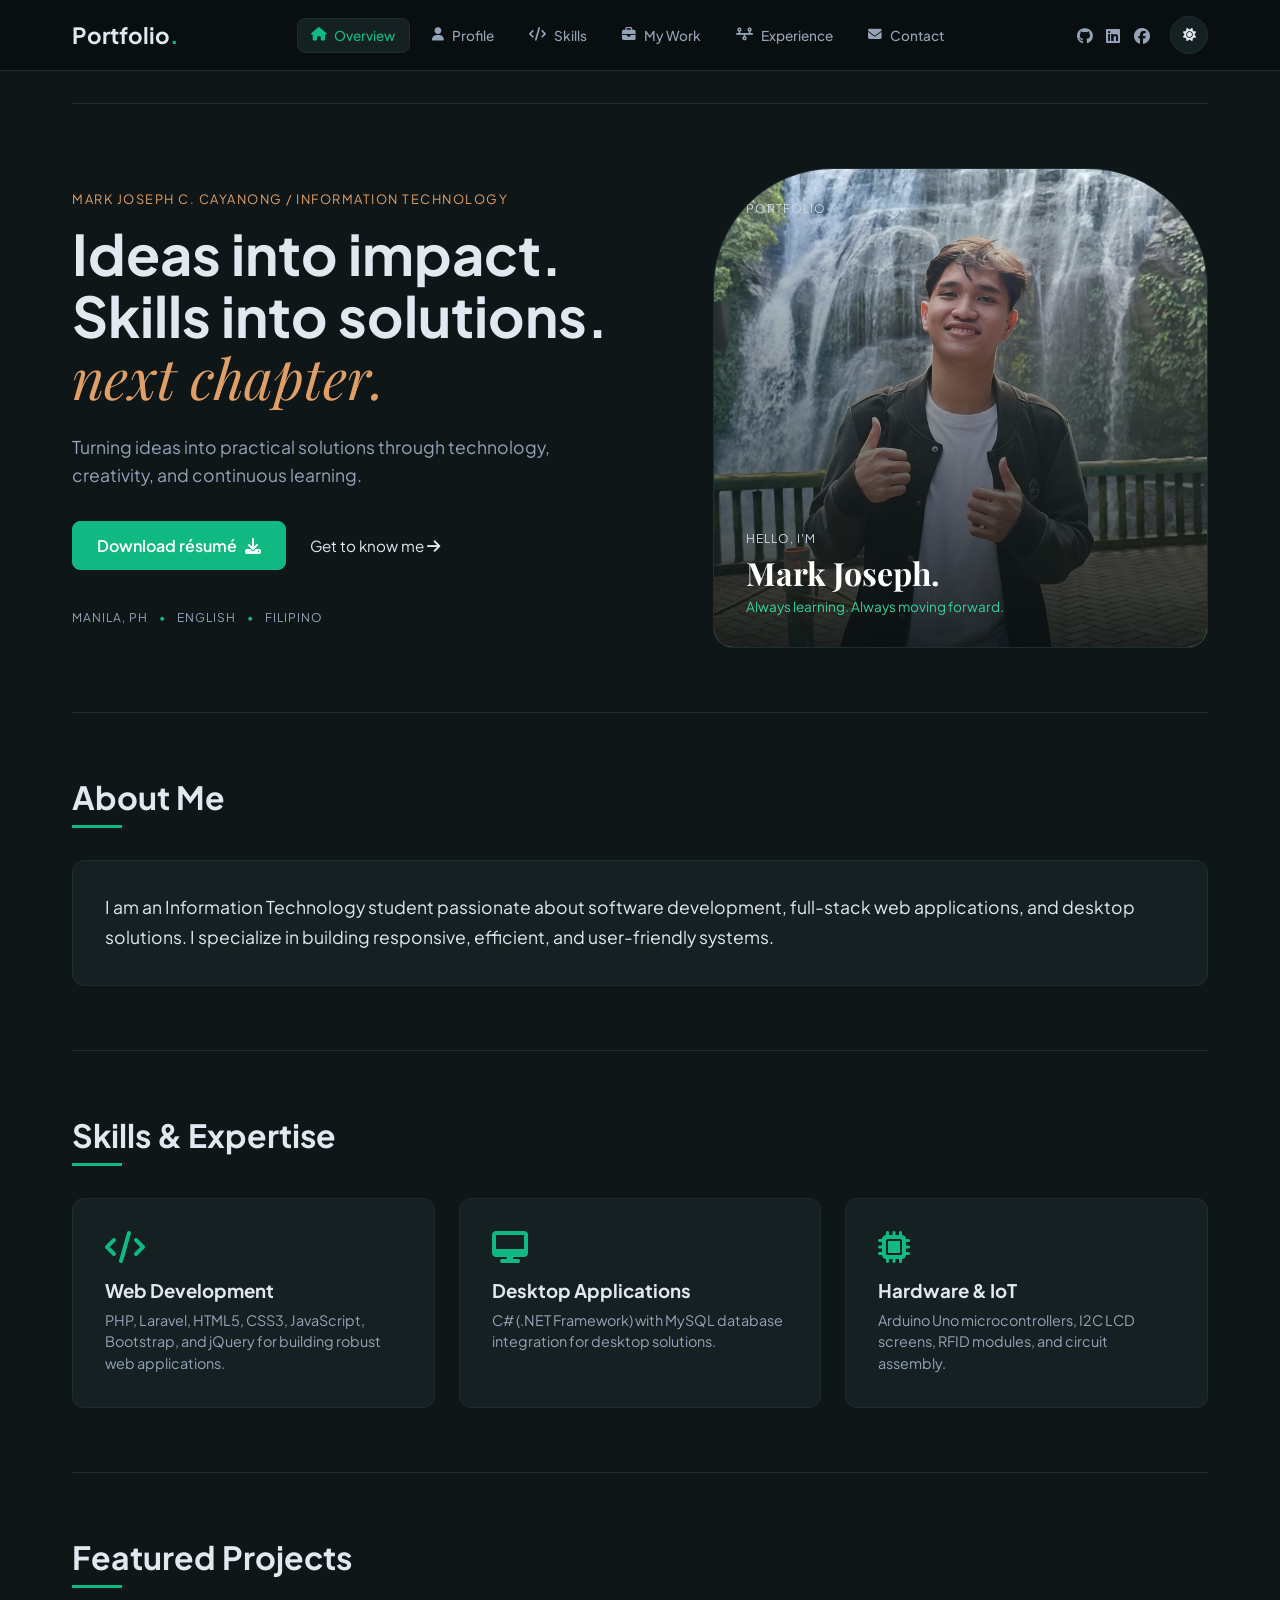
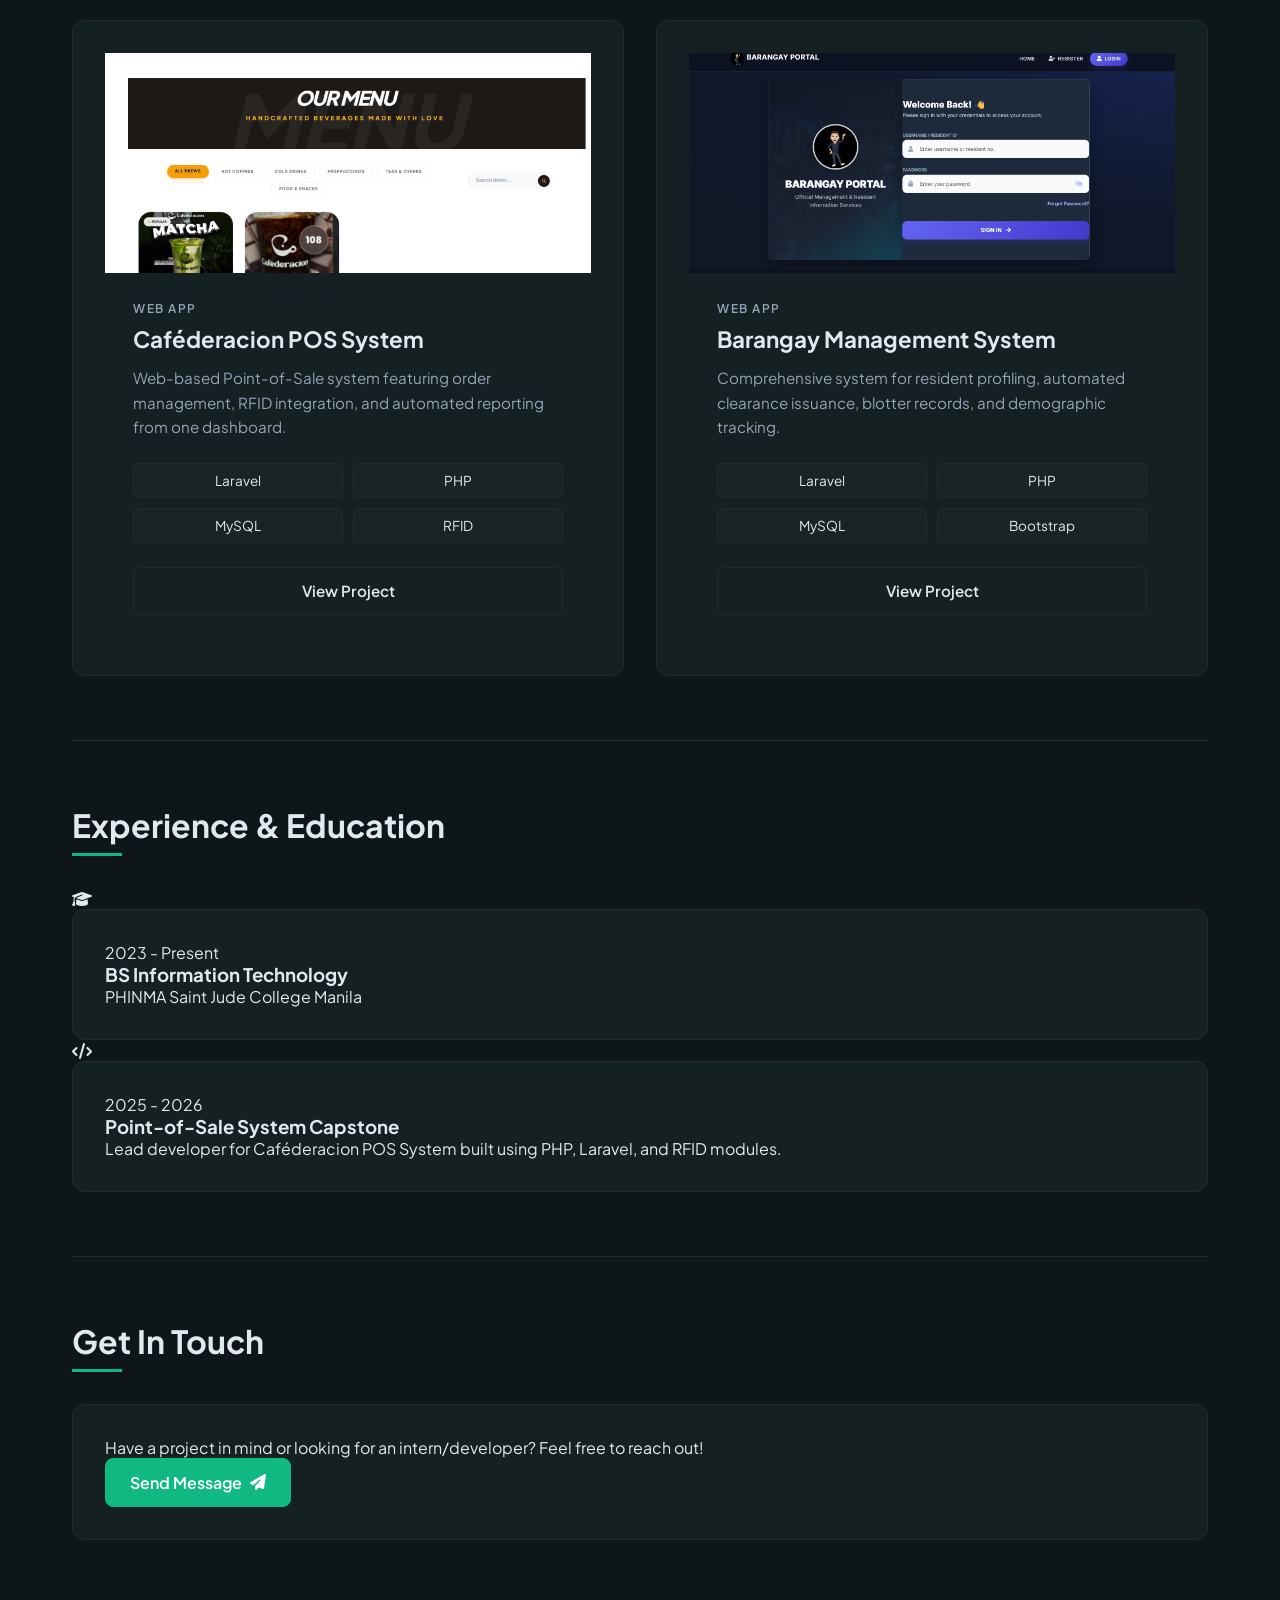
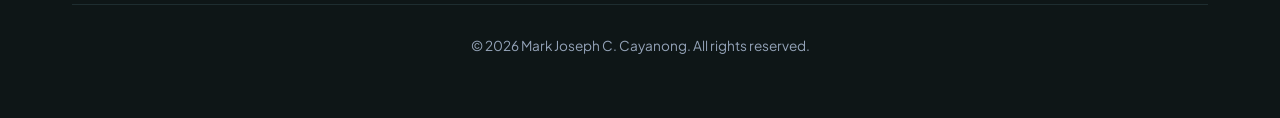
<file: resumetemplate-gh-pages/index.html>
<!DOCTYPE html>
<html lang="en">
<head>
    <meta charset="UTF-8">
    <meta name="viewport" content="width=device-width, initial-scale=1.0">
    <title>Mark Joseph C. Cayanong | Portfolio</title>
    <!-- FontAwesome Icons -->
    <link rel="stylesheet" href="https://cdnjs.cloudflare.com/ajax/libs/font-awesome/6.4.0/css/all.min.css">
    <!-- Google Fonts -->
    <link rel="preconnect" href="https://fonts.googleapis.com">
    <link rel="preconnect" href="https://fonts.gstatic.com" crossorigin>
    <link href="https://fonts.googleapis.com/css2?family=Plus+Jakarta+Sans:wght@300;400;500;600;700&family=Playfair+Display:ital,wght@0,600;1,400&display=swap" rel="stylesheet">
    
    <!-- Link sa CSS inside css folder -->
    <link rel="stylesheet" href="css/style.css">
</head>
<body>

    <!-- TOP NAVIGATION BAR -->
    <header class="navbar">
        <div class="nav-container">
            <div class="brand">
                <h2>Portfolio<span>.</span></h2>
            </div>

            <nav class="nav-menu">
                <a href="#overview" class="nav-link active"><i class="fa-solid fa-house"></i> Overview</a>
                <a href="#about" class="nav-link"><i class="fa-solid fa-user"></i> Profile</a>
                <a href="#skills" class="nav-link"><i class="fa-solid fa-code"></i> Skills</a>
                <a href="#work" class="nav-link"><i class="fa-solid fa-briefcase"></i> My Work</a>
                <a href="#timeline" class="nav-link"><i class="fa-solid fa-timeline"></i> Experience</a>
                <a href="#contact" class="nav-link"><i class="fa-solid fa-envelope"></i> Contact</a>
            </nav>

            <div class="nav-actions">
                <div class="social-links">
                    <a href="https://github.com/markcayanong27" aria-label="GitHub"><i class="fa-brands fa-github"></i></a>
                    <a href="https://profile.indeed.com/?hl=en_PH&co=PH&from=gnav-homepage" aria-label="LinkedIn"><i class="fa-brands fa-linkedin"></i></a>
                    <a href="https://www.facebook.com/markcayanong27" aria-label="facebook"><i class="fa-brands fa-facebook"></i></a>
                </div>

                <button id="theme-toggle" class="icon-toggle-btn" title="Toggle Dark/Light Mode" aria-label="Toggle Theme">
                    <i class="fa-solid fa-moon"></i>
                </button>
            </div>
        </div>
    </header>

    <!-- MAIN CONTENT AREA -->
    <main class="main-content">

        <!-- HERO / OVERVIEW SECTION -->
        <section id="overview" class="section hero-section">
            <div class="hero-left">
                <span class="subtitle">MARK JOSEPH C. CAYANONG / INFORMATION TECHNOLOGY</span>
                <h1 class="hero-title">
                    Ideas into impact.<br>
                    Skills into solutions. <br>
                    <span class="italic-accent">next chapter.</span>
                </h1>
                <p class="hero-description">
                   Turning ideas into practical solutions through technology, creativity, and continuous learning.
                </p>
                <div class="hero-actions">
                    <a href="images/RESUME-OJT.pdf" class="btn btn-primary">
                        Download résumé <i class="fa-solid fa-download"></i>
                    </a>
                    <a href="#about" class="btn-text">Get to know me <i class="fa-solid fa-arrow-right"></i></a>
                </div>
                <div class="languages">
                    <span>MANILA, PH</span>
                    <span class="dot">•</span>
                    <span>ENGLISH</span>
                    <span class="dot">•</span>
                    <span>FILIPINO</span>
                </div>
            </div>

            <div class="hero-right">
                <div class="arch-card">
                    <img src="images/Mark.jpg" alt="Mark Joseph">
                    <div class="arch-overlay">
                        <span class="card-tag">PORTFOLIO /</span>
                        <div class="card-bottom">
                            <span class="greeting">HELLO, I'M</span>
                            <h3>Mark Joseph.</h3>
                            <p>Always learning. Always moving forward.</p>
                        </div>
                    </div>
                </div>
            </div>
        </section>

        <!-- ABOUT SECTION -->
        <section id="about" class="section">
            <div class="section-title">
                <h2>About Me</h2>
                <div class="divider"></div>
            </div>
            <div class="about-grid">
                <div class="about-card">
                    <p class="lead">
                        I am an Information Technology student passionate about software development, full-stack web applications, and desktop solutions. I specialize in building responsive, efficient, and user-friendly systems.
                    </p>
                </div>
            </div>
        </section>

        <!-- SKILLS SECTION -->
        <section id="skills" class="section">
            <div class="section-title">
                <h2>Skills & Expertise</h2>
                <div class="divider"></div>
            </div>
            <div class="skills-grid">
                <div class="skill-card">
                    <i class="fa-solid fa-code icon"></i>
                    <h3>Web Development</h3>
                    <p>PHP, Laravel, HTML5, CSS3, JavaScript, Bootstrap, and jQuery for building robust web applications.</p>
                </div>
                <div class="skill-card">
                    <i class="fa-solid fa-desktop icon"></i>
                    <h3>Desktop Applications</h3>
                    <p>C# (.NET Framework) with MySQL database integration for desktop solutions.</p>
                </div>
                <div class="skill-card">
                    <i class="fa-solid fa-microchip icon"></i>
                    <h3>Hardware & IoT</h3>
                    <p>Arduino Uno microcontrollers, I2C LCD screens, RFID modules, and circuit assembly.</p>
                </div>
            </div>
        </section>

        <!-- MY WORK SECTION -->
       <section id="work" class="section">
    <div class="section-title">
        <h2>Featured Projects</h2>
        <div class="divider"></div>
    </div>
    
    <div class="work-grid">
        <!-- Project 1: POS System -->
        <div class="work-card">
            <div class="work-img">
                <img src="images/POScafe.png" alt="Caféderacion POS System">
            </div>
            <div class="work-info">
                <span class="sub-label">WEB APP</span>
                <h3>Caféderacion POS System</h3>
                <p>Web-based Point-of-Sale system featuring order management, RFID integration, and automated reporting from one dashboard.</p>
                
                <div class="tech-tags">
                    <span>Laravel</span>
                    <span>PHP</span>
                    <span>MySQL</span>
                    <span>RFID</span>
                </div>
                <a href="POS.html" class="btn-view-project">
                    View Project
                </a>
            </div>
        </div>

        <!-- Project 2: Barangay System -->
        <div class="work-card">
            <div class="work-img">
                <img src="images/barangay/barangay4.png" alt="Barangay Management System">
            </div>
            <div class="work-info">
                <span class="sub-label">WEB APP</span>
                <h3>Barangay Management System</h3>
                <p>Comprehensive system for resident profiling, automated clearance issuance, blotter records, and demographic tracking.</p>
                
                <div class="tech-tags">
                    <span>Laravel</span>
                    <span>PHP</span>
                    <span>MySQL</span>
                    <span>Bootstrap</span>
                </div>
                <a href="barangay.html" class="btn-view-project">
                    View Project
                </a>
            </div>
        </div>
    </div>
</section>

        <!-- TIMELINE SECTION -->
        <section id="timeline" class="section">
            <div class="section-title">
                <h2>Experience & Education</h2>
                <div class="divider"></div>
            </div>
            <div class="timeline">
                <div class="timeline-item">
                    <div class="timeline-dot"><i class="fa-solid fa-graduation-cap"></i></div>
                    <div class="timeline-content">
                        <span class="date">2023 - Present</span>
                        <h3>BS Information Technology</h3>
                        <p>PHINMA Saint Jude College Manila</p>
                    </div>
                </div>
                <div class="timeline-item">
                    <div class="timeline-dot"><i class="fa-solid fa-code"></i></div>
                    <div class="timeline-content">
                        <span class="date">2025 - 2026</span>
                        <h3>Point-of-Sale System Capstone</h3>
                        <p>Lead developer for Caféderacion POS System built using PHP, Laravel, and RFID modules.</p>
                    </div>
                </div>
            </div>
        </section>

        <!-- CONTACT SECTION -->
        <section id="contact" class="section">
            <div class="section-title">
                <h2>Get In Touch</h2>
                <div class="divider"></div>
            </div>
            <div class="contact-box">
                <p>Have a project in mind or looking for an intern/developer? Feel free to reach out!</p>
                <a href="mailto:markcayanong0906@gmail.com" class="btn btn-primary">Send Message <i class="fa-solid fa-paper-plane"></i></a>
            </div>
        </section>

        <!-- FOOTER -->
        <footer class="footer">
            <p>&copy; 2026 Mark Joseph C. Cayanong. All rights reserved.</p>
        </footer>

    </main>

    <!-- Link sa JS inside js folder -->
    <script src="js/scripts.js"></script>
</body>
</html>
</file>
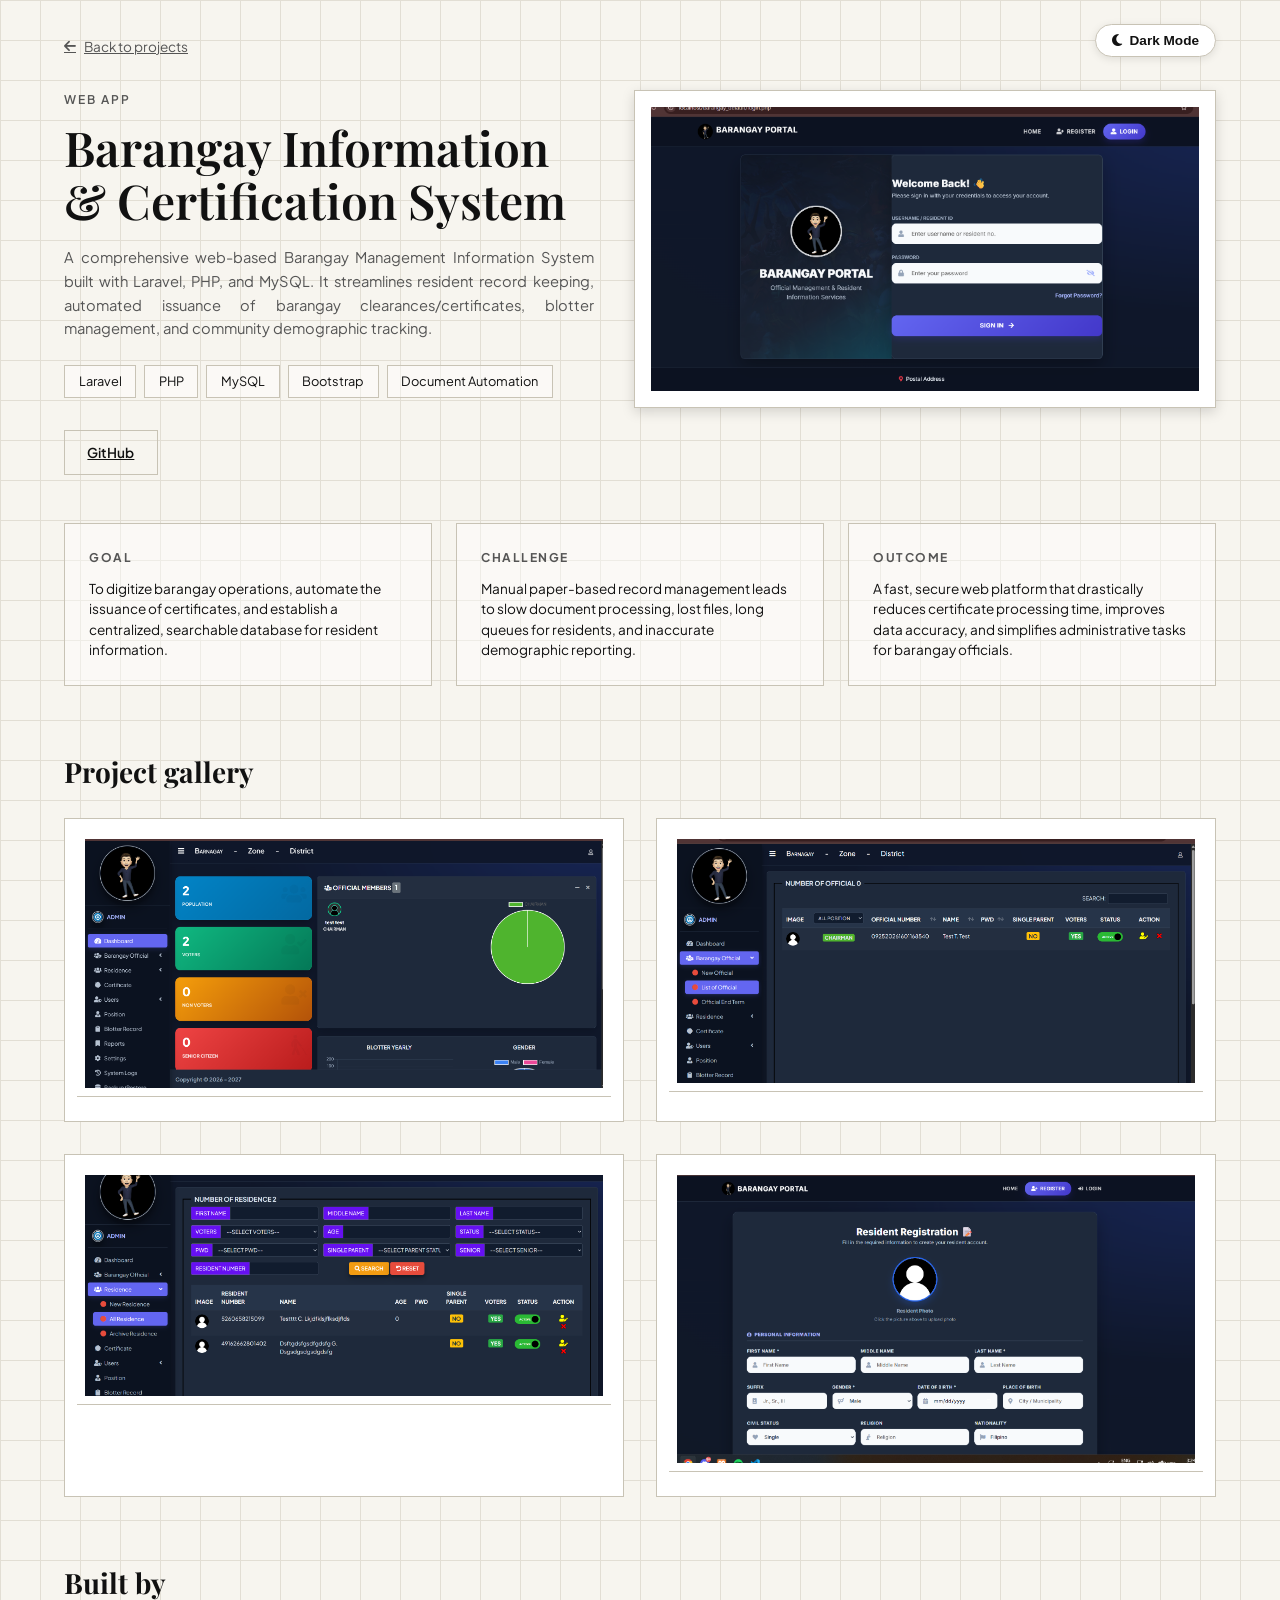
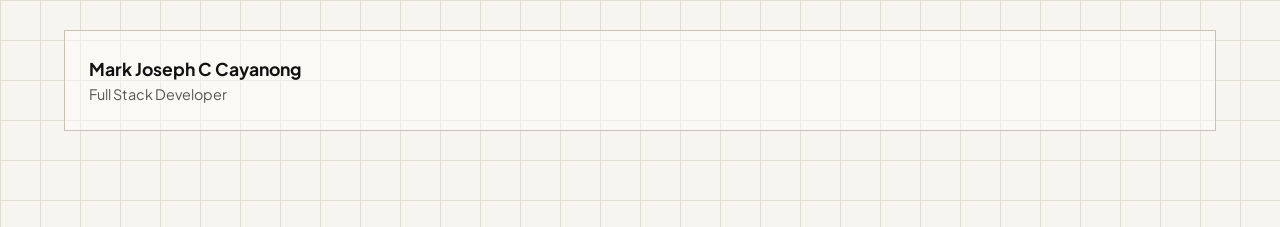
<file: resumetemplate-gh-pages/barangay.html>
<!DOCTYPE html>
<html lang="en">
<head>
    <meta charset="UTF-8">
    <meta name="viewport" content="width=device-width, initial-scale=1.0">
    <title>Barangay Management Information System - Project Details</title>

    <!-- Fonts -->
    <link rel="preconnect" href="https://fonts.googleapis.com">
    <link rel="preconnect" href="https://fonts.gstatic.com" crossorigin>
    <link href="https://fonts.googleapis.com/css2?family=Playfair+Display:ital,wght@0,400..700;1,400..700&family=Plus+Jakarta+Sans:wght@300;400;500;600;700&display=swap" rel="stylesheet">
    
    <!-- FontAwesome Icons -->
    <link rel="stylesheet" href="https://cdnjs.cloudflare.com/ajax/libs/font-awesome/6.4.0/css/all.min.css">
    
    <!-- 1. Global CSS (Shared Variables, Body, Footer) -->
    <link rel="stylesheet" href="css/global.css">

    <!-- 2. Page Specific CSS -->
    <link rel="stylesheet" href="css/pos.css">
</head>

<!-- Toggle Button -->
<button id="themeToggleBtn" class="theme-toggle-btn">
    <i class="fa-solid fa-moon"></i>
    <span id="themeToggleText">Dark Mode</span>
</button>

<!-- JavaScript Script para sa Mode Switcher at Preference Storage -->
<script>
    const toggleBtn = document.getElementById('themeToggleBtn');
    const toggleText = document.getElementById('themeToggleText');
    const icon = toggleBtn.querySelector('i');

    // Suriin kung may nakasave na preference sa localStorage
    if (localStorage.getItem('theme') === 'dark') {
        document.body.classList.add('dark-mode');
        icon.className = 'fa-solid fa-sun';
        toggleText.textContent = 'Light Mode';
    }

    toggleBtn.addEventListener('click', () => {
        document.body.classList.toggle('dark-mode');
        
        if (document.body.classList.contains('dark-mode')) {
            localStorage.setItem('theme', 'dark');
            icon.className = 'fa-solid fa-sun';
            toggleText.textContent = 'Light Mode';
        } else {
            localStorage.setItem('theme', 'light');
            icon.className = 'fa-solid fa-moon';
            toggleText.textContent = 'Dark Mode';
        }
    });
</script>
<body>
    
    <div class="container">
        <!-- Back Link -->
        <a href="index.html#work" class="back-link">
            <i class="fa-solid fa-arrow-left"></i> Back to projects
        </a>

        <!-- Hero Section -->
        <section class="project-hero">
            <div class="hero-left">
                <span class="category-tag">WEB APP</span>
                <h1 class="project-title">Barangay Information & Certification System</h1>
                <p class="project-description">
                    A comprehensive web-based Barangay Management Information System built with Laravel, PHP, and MySQL. It streamlines resident record keeping, automated issuance of barangay clearances/certificates, blotter management, and community demographic tracking.
                </p>

                <!-- Tech Badges -->
                <div class="tech-tags-list">
                    <span class="tech-tag">Laravel</span>
                    <span class="tech-tag">PHP</span>
                    <span class="tech-tag">MySQL</span>
                    <span class="tech-tag">Bootstrap</span>
                    <span class="tech-tag">Document Automation</span>
                </div>

                <!-- Buttons -->
                <div class="action-btns">
                    <a href="https://github.com/markcayanong27" class="btn-outline">GitHub</a>
                </div>
            </div>

            <!-- Main Project Screenshot -->
            <div class="hero-right">
                <div class="main-preview-card">
                    <img src="images/barangay/barangay4.png" alt="Barangay System Main Dashboard Preview">
                </div>
            </div>
        </section>

        <!-- Goal / Challenge / Outcome -->
        <section class="metrics-grid">
            <div class="metric-card">
                <h4>GOAL</h4>
                <p>To digitize barangay operations, automate the issuance of certificates, and establish a centralized, searchable database for resident information.</p>
            </div>
            <div class="metric-card">
                <h4>CHALLENGE</h4>
                <p>Manual paper-based record management leads to slow document processing, lost files, long queues for residents, and inaccurate demographic reporting.</p>
            </div>
            <div class="metric-card">
                <h4>OUTCOME</h4>
                <p>A fast, secure web platform that drastically reduces certificate processing time, improves data accuracy, and simplifies administrative tasks for barangay officials.</p>
            </div>
        </section>

        <!-- Project Gallery -->
        <section class="gallery-section">
            <h2 class="section-heading">Project gallery</h2>
            <div class="gallery-grid">
                <!-- Card 1 -->
                <div class="gallery-card">
                    <img src="images/barangay/barangay1.png" alt="Resident Profiling Module">
                </div>
                <!-- Card 2 -->
                <div class="gallery-card">
                    <img src="images/barangay/barangay2.png" alt="Certificate Issuance System">
                </div>
                <!-- Card 3 -->
                <div class="gallery-card">
                    <img src="images/barangay/barangay3.png" alt="Blotter and Incident Records">
                </div>
                <!-- Card 4 -->
                <div class="gallery-card">
                    <img src="images/barangay/barangay5.png" alt="Demographics and Analytics">
                </div>
            </div>
        </section>

        <!-- Built By -->
        <section class="built-by-section">
            <h2 class="section-heading">Built by</h2>
            <div class="built-by-card">
                <h3>Mark Joseph C Cayanong</h3>
                <p>Full Stack Developer</p>
            </div>
        </section>
    </div>

</body>
</html>
</file>
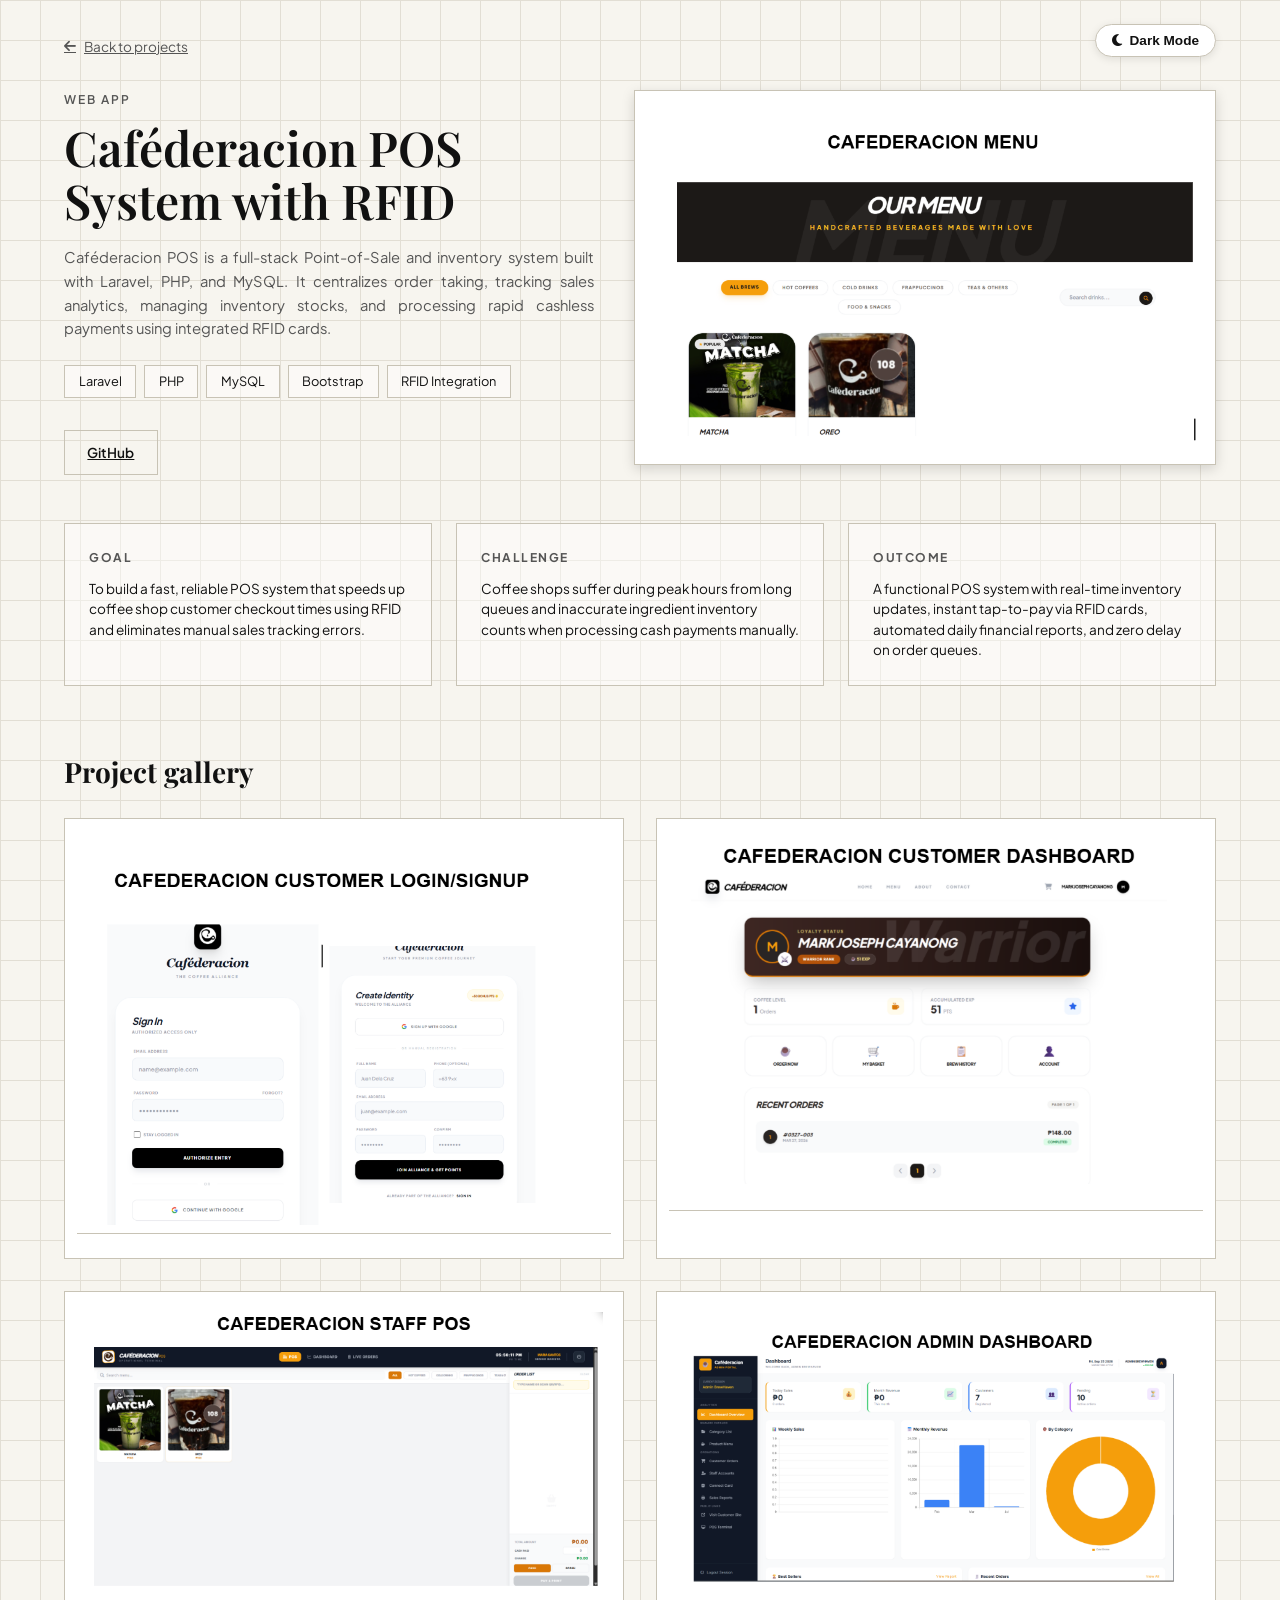
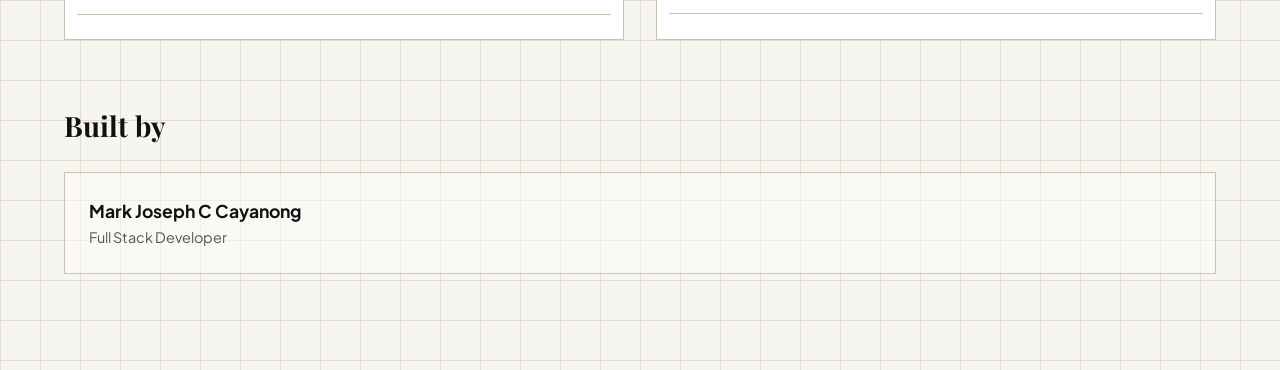
<file: resumetemplate-gh-pages/POS.html>
<!DOCTYPE html>
<html lang="en">
<head>
    <meta charset="UTF-8">
    <meta name="viewport" content="width=device-width, initial-scale=1.0">
    <title>Caféderacion POS System - Project Details</title>

    <!-- Fonts -->
    <link rel="preconnect" href="https://fonts.googleapis.com">
    <link rel="preconnect" href="https://fonts.gstatic.com" crossorigin>
    <link href="https://fonts.googleapis.com/css2?family=Playfair+Display:ital,wght@0,400..700;1,400..700&family=Plus+Jakarta+Sans:wght@300;400;500;600;700&display=swap" rel="stylesheet">
    
    <!-- FontAwesome Icons -->
    <link rel="stylesheet" href="https://cdnjs.cloudflare.com/ajax/libs/font-awesome/6.4.0/css/all.min.css">
    
    <!-- 1. Global CSS (Shared Variables, Body, Footer) -->
    <link rel="stylesheet" href="css/global.css">

    <!-- 2. POS Page Specific CSS -->
    <link rel="stylesheet" href="css/pos.css">
</head>

<!-- Toggle Button -->
<button id="themeToggleBtn" class="theme-toggle-btn">
    <i class="fa-solid fa-moon"></i>
    <span id="themeToggleText">Dark Mode</span>
</button>

<!-- JavaScript Script para sa Mode Switcher at Preference Storage -->
<script>
    const toggleBtn = document.getElementById('themeToggleBtn');
    const toggleText = document.getElementById('themeToggleText');
    const icon = toggleBtn.querySelector('i');

    // Suriin kung may nakasave na preference sa localStorage
    if (localStorage.getItem('theme') === 'dark') {
        document.body.classList.add('dark-mode');
        icon.className = 'fa-solid fa-sun';
        toggleText.textContent = 'Light Mode';
    }

    toggleBtn.addEventListener('click', () => {
        document.body.classList.toggle('dark-mode');
        
        if (document.body.classList.contains('dark-mode')) {
            localStorage.setItem('theme', 'dark');
            icon.className = 'fa-solid fa-sun';
            toggleText.textContent = 'Light Mode';
        } else {
            localStorage.setItem('theme', 'light');
            icon.className = 'fa-solid fa-moon';
            toggleText.textContent = 'Dark Mode';
        }
    });
</script>
<body>
    
    <div class="container">
        <!-- Back Link -->
        <a href="index.html#work" class="back-link">
            <i class="fa-solid fa-arrow-left"></i> Back to projects
        </a>

        <!-- Hero Section -->
        <section class="project-hero">
            <div class="hero-left">
                <span class="category-tag">WEB APP</span>
                <h1 class="project-title">Caféderacion POS System with RFID</h1>
                <p class="project-description">
                    Caféderacion POS is a full-stack Point-of-Sale and inventory system built with Laravel, PHP, and MySQL. It centralizes order taking, tracking sales analytics, managing inventory stocks, and processing rapid cashless payments using integrated RFID cards.
                </p>

                <!-- Tech Badges -->
                <div class="tech-tags-list">
                    <span class="tech-tag">Laravel</span>
                    <span class="tech-tag">PHP</span>
                    <span class="tech-tag">MySQL</span>
                    <span class="tech-tag">Bootstrap</span>
                    <span class="tech-tag">RFID Integration</span>
                </div>

                <!-- Buttons -->
                <div class="action-btns">
                    <a href="https://github.com/markcayanong27" class="btn-outline">GitHub</a>
                </div>
            </div>

            <!-- Main Project Screenshot -->
            <div class="hero-right">
                <div class="main-preview-card">
                    <img src="images/POScafe.png" alt="Cafederacion Main Dashboard Preview">
                </div>
            </div>
        </section>

        <!-- Goal / Challenge / Outcome -->
        <section class="metrics-grid">
            <div class="metric-card">
                <h4>GOAL</h4>
                <p>To build a fast, reliable POS system that speeds up coffee shop customer checkout times using RFID and eliminates manual sales tracking errors.</p>
            </div>
            <div class="metric-card">
                <h4>CHALLENGE</h4>
                <p>Coffee shops suffer during peak hours from long queues and inaccurate ingredient inventory counts when processing cash payments manually.</p>
            </div>
            <div class="metric-card">
                <h4>OUTCOME</h4>
                <p>A functional POS system with real-time inventory updates, instant tap-to-pay via RFID cards, automated daily financial reports, and zero delay on order queues.</p>
            </div>
        </section>

        <!-- Project Gallery -->
        <section class="gallery-section" >
            <h2 class="section-heading">Project gallery</h2>
            <div class="gallery-grid">
                <!-- Card 1 -->
                <div class="gallery-card">
                    <img src="images/POScafe1.png" alt="Order Terminal">
                </div>
                <!-- Card 2 -->
                <div class="gallery-card">
                    <img src="images/POScafe2.png" alt="Analytics Dashboard">
                </div>
                <!-- Card 3 -->
                <div class="gallery-card">
                    <img src="images/POScafe3.png" alt="Inventory Tracker">
                </div>
                <!-- Card 4 -->
                <div class="gallery-card">
                    <img src="images/POScafe4.png" alt="RFID Scanner">
                </div>
                </div>
            </div>
        </section>

        <!-- Built By -->
        <section class="built-by-section">
            <h2 class="section-heading">Built by</h2>
            <div class="built-by-card">
                <h3>Mark Joseph C Cayanong</h3>
                <p>Full Stack Developer</p>
            </div>
        </section>
    </div>

</body>
</html>
</file>
<file: resumetemplate-gh-pages/css/style.css>
/* ==========================================================================
   RESET & GENERAL STYLES
   ========================================================================== */
* {
    margin: 0;
    padding: 0;
    box-sizing: border-box;
}

/* LIGHT MODE DEFAULT VARIABLES */
:root {
    --bg-main: #f8fafc;
    --bg-navbar: #ffffff;
    --bg-card: #ffffff;
    --accent-emerald: #059669;
    --accent-copper: #d97706;
    --text-primary: #0f172a;
    --text-muted: #64748b;
    --border-color: #e2e8f0;
    --font-main: 'Plus Jakarta Sans', sans-serif;
    --font-serif: 'Playfair Display', serif;
}

/* DARK MODE OVERRIDES */
body.dark-mode {
    --bg-main: #0e1617;
    --bg-navbar: #090f10;
    --bg-card: #152022;
    --accent-emerald: #10b981;
    --accent-copper: #e09f67;
    --text-primary: #e2e8f0;
    --text-muted: #94a3b8;
    --border-color: #1e2d30;
}

body {
    background-color: var(--bg-main);
    color: var(--text-primary);
    font-family: var(--font-main);
    min-height: 100vh;
    transition: background-color 0.3s ease, color 0.3s ease;
}

/* ==========================================================================
   TOP NAVIGATION BAR STYLING
   ========================================================================== */
.navbar {
    position: sticky;
    top: 0;
    width: 100%;
    background-color: var(--bg-navbar);
    border-bottom: 1px solid var(--border-color);
    z-index: 1000;
    backdrop-filter: blur(10px);
    transition: background-color 0.3s ease, border-color 0.3s ease;
}

.nav-container {
    max-width: 1200px;
    margin: 0 auto;
    padding: 1rem 2rem;
    display: flex;
    align-items: center;
    justify-content: space-between;
}

.brand h2 {
    font-size: 1.4rem;
    color: var(--text-primary);
    font-weight: 700;
}

.brand span {
    color: var(--accent-emerald);
}

.nav-menu {
    display: flex;
    align-items: center;
    gap: 0.5rem;
}

.nav-link {
    color: var(--text-muted);
    text-decoration: none;
    padding: 0.5rem 0.85rem;
    border-radius: 8px;
    display: flex;
    align-items: center;
    gap: 0.5rem;
    font-size: 0.85rem;
    font-weight: 500;
    transition: all 0.3s ease;
}

.nav-link:hover, 
.nav-link.active {
    background-color: var(--bg-card);
    color: var(--accent-emerald);
    border: 1px solid var(--border-color);
}

.nav-actions {
    display: flex;
    align-items: center;
    gap: 1.25rem;
}

.social-links {
    display: flex;
    align-items: center;
    gap: 0.85rem;
}

.social-links a {
    color: var(--text-muted);
    font-size: 1rem;
    transition: color 0.3s ease;
}

.social-links a:hover {
    color: var(--accent-emerald);
}

.icon-toggle-btn {
    background: var(--bg-card);
    border: 1px solid var(--border-color);
    border-radius: 50%;
    width: 38px;
    height: 38px;
    color: var(--text-primary);
    cursor: pointer;
    display: flex;
    align-items: center;
    justify-content: center;
    transition: background-color 0.3s ease, border-color 0.3s ease, color 0.3s ease;
}

.icon-toggle-btn:hover {
    border-color: var(--accent-emerald);
    color: var(--accent-emerald);
}

/* ==========================================================================
   MAIN CONTENT AREA
   ========================================================================== */
.main-content {
    max-width: 1200px;
    margin: 0 auto;
    padding: 2rem;
}

/* HERO SECTION */
.hero-section {
    display: grid;
    grid-template-columns: 1.2fr 1fr;
    gap: 3rem;
    align-items: center;
    padding: 3rem 0;
}

.subtitle {
    font-size: 0.8rem;
    letter-spacing: 1.5px;
    color: var(--accent-copper);
    display: block;
    margin-bottom: 1rem;
}

.hero-title {
    font-size: 3.5rem;
    line-height: 1.1;
    font-weight: 700;
    margin-bottom: 1.5rem;
}

.italic-accent {
    font-family: var(--font-serif);
    font-style: italic;
    color: var(--accent-copper);
    font-weight: 400;
}

.hero-description {
    color: var(--text-muted);
    font-size: 1.1rem;
    line-height: 1.6;
    margin-bottom: 2rem;
    max-width: 500px;
}

.hero-actions {
    display: flex;
    align-items: center;
    gap: 1.5rem;
    margin-bottom: 2.5rem;
}

.btn {
    padding: 0.8rem 1.5rem;
    border-radius: 8px;
    text-decoration: none;
    font-weight: 600;
    display: inline-flex;
    align-items: center;
    gap: 0.5rem;
    transition: 0.3s;
}

.btn-primary {
    background-color: var(--accent-emerald);
    color: #ffffff;
    border: 1px solid var(--accent-emerald);
}

.btn-primary:hover {
    opacity: 0.9;
}

.btn-text {
    color: var(--text-primary);
    text-decoration: none;
    font-size: 0.95rem;
}

.btn-text:hover {
    color: var(--accent-emerald);
}

.languages {
    font-size: 0.75rem;
    color: var(--text-muted);
    letter-spacing: 1px;
}

.languages .dot {
    margin: 0 0.5rem;
    color: var(--accent-emerald);
}

/* ARCH CARD */
.arch-card {
    position: relative;
    border-radius: 120px 120px 20px 20px;
    overflow: hidden;
    height: 480px;
    border: 1px solid var(--border-color);
}

.arch-card img {
    width: 100%;
    height: 100%;
    object-fit: cover;
}

.arch-overlay {
    position: absolute;
    top: 0;
    left: 0;
    width: 100%;
    height: 100%;
    background: linear-gradient(to top, rgba(9, 15, 16, 0.9), transparent);
    padding: 2rem;
    display: flex;
    flex-direction: column;
    justify-content: space-between;
    color: #ffffff;
}

.card-tag {
    font-size: 0.75rem;
    letter-spacing: 1px;
    color: #cbd5e1;
}

.card-bottom .greeting {
    font-size: 0.75rem;
    color: #cbd5e1;
    letter-spacing: 1px;
}

.card-bottom h3 {
    font-family: var(--font-serif);
    font-size: 2rem;
    margin: 0.25rem 0;
    color: #ffffff;
}

.card-bottom p {
    font-size: 0.85rem;
    color: #34d399;
}

/* ==========================================================================
   GENERAL SECTIONS & CARDS
   ========================================================================== */
.section {
    padding: 4rem 0;
    border-top: 1px solid var(--border-color);
}

.section-title {
    margin-bottom: 2rem;
}

.section-title h2 {
    font-size: 2rem;
    margin-bottom: 0.5rem;
}

.divider {
    width: 50px;
    height: 3px;
    background-color: var(--accent-emerald);
}

.about-card, 
.skill-card, 
.work-card, 
.contact-box, 
.timeline-content {
    background-color: var(--bg-card);
    padding: 2rem;
    border-radius: 12px;
    border: 1px solid var(--border-color);
    transition: background-color 0.3s ease, border-color 0.3s ease;
}

.lead {
    font-size: 1.1rem;
    line-height: 1.7;
    color: var(--text-primary);
}

/* SKILLS GRID */
.skills-grid {
    display: grid;
    grid-template-columns: repeat(auto-fit, minmax(250px, 1fr));
    gap: 1.5rem;
}

.skill-card .icon {
    font-size: 2rem;
    color: var(--accent-emerald);
    margin-bottom: 1rem;
}

.skill-card h3 {
    margin-bottom: 0.5rem;
}

.skill-card p {
    color: var(--text-muted);
    font-size: 0.9rem;
    line-height: 1.5;
}

/* WORK / PROJECTS GRID */
.work-grid {
    display: grid;
    grid-template-columns: repeat(auto-fit, minmax(320px, 1fr));
    gap: 2rem;
}

.work-card {
    background-color: var(--bg-card);
    border: 1px solid var(--border-color);
    border-radius: 12px;
    overflow: hidden;
    display: flex;
    flex-direction: column;
    transition: transform 0.3s ease, border-color 0.3s ease, box-shadow 0.3s ease;
}

.work-card:hover {
    transform: translateY(-4px);
    border-color: var(--accent-emerald);
    box-shadow: 0 10px 20px rgba(0, 0, 0, 0.15);
}

.work-img {
    width: 100%;
    height: 220px;
    overflow: hidden;
}

.work-img img {
    width: 100%;
    height: 100%;
    object-fit: cover;
    transition: transform 0.5s ease;
}

.work-card:hover .work-img img {
    transform: scale(1.03);
}

.work-info {
    padding: 1.75rem;
    display: flex;
    flex-direction: column;
    flex-grow: 1;
}

.work-info .sub-label {
    font-size: 0.75rem;
    font-weight: 600;
    letter-spacing: 1.5px;
    text-transform: uppercase;
    color: var(--text-muted);
    margin-bottom: 0.6rem;
    display: block;
}

.work-info h3 {
    font-size: 1.4rem;
    font-weight: 700;
    color: var(--text-primary);
    margin-bottom: 0.75rem;
    line-height: 1.3;
}

.work-info p {
    color: var(--text-muted);
    font-size: 0.95rem;
    line-height: 1.6;
    margin-bottom: 1.5rem;
    flex-grow: 1;
}

/* TECH STACK BADGES */
.tech-tags {
    display: grid;
    grid-template-columns: 1fr 1fr;
    gap: 0.6rem;
    margin-bottom: 1.5rem;
}

.tech-tags span {
    border: 1px solid var(--border-color);
    color: var(--text-primary);
    padding: 0.5rem 0.75rem;
    border-radius: 6px;
    font-size: 0.85rem;
    text-align: center;
    background-color: rgba(255, 255, 255, 0.02);
    transition: border-color 0.3s ease;
}

.btn-view-project {
    display: block;
    width: 100%;
    text-align: center;
    padding: 0.85rem;
    border: 1px solid var(--border-color);
    border-radius: 8px;
    background-color: transparent;
    color: var(--text-primary);
    font-size: 0.95rem;
    font-weight: 600;
    text-decoration: none;
    transition: all 0.3s ease;
    cursor: pointer;
}

.btn-view-project:hover {
    background-color: var(--accent-emerald);
    color: #ffffff;
    border-color: var(--accent-emerald);
}

/* FOOTER */
.footer {
    padding: 2rem 0;
    text-align: center;
    color: var(--text-muted);
    font-size: 0.85rem;
    border-top: 1px solid var(--border-color);
}

/* ==========================================================================
   RESPONSIVE DESIGN
   ========================================================================== */
@media (max-width: 992px) {
    .nav-container {
        flex-direction: column;
        gap: 1rem;
    }

    .nav-menu {
        flex-wrap: wrap;
        justify-content: center;
    }

    .hero-section {
        grid-template-columns: 1fr;
    }

    .hero-title {
        font-size: 2.5rem;
    }
}

@media (max-width: 576px) {
    .main-content {
        padding: 1.5rem 1rem;
    }

    .hero-actions {
        flex-direction: column;
        align-items: flex-start;
    }

    .arch-card {
        height: 380px;
    }
}
</file>
<file: resumetemplate-gh-pages/css/global.css>
/* ==========================================
   THEME VARIABLES & RESET
   ========================================== */
* {
    margin: 0;
    padding: 0;
    box-sizing: border-box;
}

/* Light Mode Default */
:root {
    --bg-color: #f7f5ef;
    --grid-line: #e2ded4;
    --card-bg: #ffffff;
    --card-translucent: rgba(255, 255, 255, 0.4);
    --text-dark: #111111;
    --text-muted: #555555;
    --border-color: #c8c3b5;
    --accent-emerald: #059669;
    --btn-bg: #000000;
    --btn-text: #ffffff;
    --font-serif: 'Playfair Display', serif;
    --font-sans: 'Plus Jakarta Sans', sans-serif;
}

/* Dark Mode Overrides */
body.dark-mode {
    --bg-color: #121212;
    --grid-line: #242424;
    --card-bg: #1e1e1e;
    --card-translucent: rgba(30, 30, 30, 0.6);
    --text-dark: #f1f1f1;
    --text-muted: #a0a0a0;
    --border-color: #333333;
    --btn-bg: #ffffff;
    --btn-text: #000000;
}

body {
    background-color: var(--bg-color);
    background-image: 
        linear-gradient(to right, var(--grid-line) 1px, transparent 1px),
        linear-gradient(to bottom, var(--grid-line) 1px, transparent 1px);
    background-size: 40px 40px;
    color: var(--text-dark);
    font-family: var(--font-sans);
    line-height: 1.6;
    padding: 2rem 5%;
    transition: background-color 0.3s ease, color 0.3s ease;
}

/* Toggle Switch Button Style */
.theme-toggle-btn {
    position: fixed;
    top: 1.5rem;
    right: 5%;
    z-index: 1000;
    background-color: var(--card-bg);
    color: var(--text-dark);
    border: 1px solid var(--border-color);
    padding: 0.5rem 1rem;
    border-radius: 20px;
    cursor: pointer;
    font-size: 0.85rem;
    font-weight: 600;
    display: flex;
    align-items: center;
    gap: 0.5rem;
    box-shadow: 0 2px 8px rgba(0,0,0,0.1);
    transition: all 0.3s ease;
}

.theme-toggle-btn:hover {
    border-color: var(--text-dark);
}
</file>
<file: resumetemplate-gh-pages/css/pos.css>
/* ==========================================
   POS PAGE SPECIFIC STYLES
   ========================================== */
.back-link {
    display: inline-flex;
    align-items: center;
    gap: 0.5rem;
    font-size: 0.85rem;
    color: var(--text-muted);
    margin-bottom: 2rem;
    transition: color 0.3s ease;
}

.back-link:hover {
    color: var(--text-dark);
}

.project-hero {
    display: grid;
    grid-template-columns: 1fr 1.1fr;
    gap: 2.5rem;
    margin-bottom: 3rem;
    align-items: start;
}

.category-tag {
    font-size: 0.75rem;
    letter-spacing: 2px;
    text-transform: uppercase;
    color: var(--text-muted);
    font-weight: 600;
    margin-bottom: 0.75rem;
    display: block;
}

.project-title {
    font-family: var(--font-serif);
    font-size: 3rem;
    line-height: 1.1;
    font-weight: 600;
    margin-bottom: 1.25rem;
}

.project-description {
    color: var(--text-muted);
    font-size: 0.92rem;
    margin-bottom: 1.5rem;
    text-align: justify;
}

.tech-tags-list {
    display: flex;
    flex-wrap: wrap;
    gap: 0.5rem;
    margin-bottom: 2rem;
}

.tech-tag {
    border: 1px solid var(--border-color);
    padding: 0.35rem 0.85rem;
    font-size: 0.8rem;
    background: var(--card-translucent);
    color: var(--text-dark);
}

.action-btns {
    display: flex;
    gap: 0.75rem;
}

.btn-dark {
    background-color: var(--btn-bg);
    color: var(--btn-text);
    padding: 0.65rem 1.4rem;
    font-size: 0.85rem;
    font-weight: 600;
    border: 1px solid var(--btn-bg);
    transition: 0.3s;
}

.btn-dark:hover {
    opacity: 0.85;
}

.btn-outline {
    border: 1px solid var(--border-color);
    background: transparent;
    color: var(--text-dark);
    padding: 0.65rem 1.4rem;
    font-size: 0.85rem;
    font-weight: 600;
    transition: 0.3s;
}

.btn-outline:hover {
    background: var(--card-bg);
}

.main-preview-card {
    border: 1px solid var(--border-color);
    background-color: var(--card-bg);
    padding: 1rem;
    box-shadow: 0 4px 12px rgba(0,0,0,0.15);
}

.main-preview-card img {
    width: 100%;
    height: auto;
    display: block;
}

.metrics-grid {
    display: grid;
    grid-template-columns: repeat(3, 1fr);
    gap: 1.5rem;
    margin-bottom: 4rem;
}

.metric-card {
    border: 1px solid var(--border-color);
    background-color: var(--card-translucent);
    padding: 1.5rem;
}

.metric-card h4 {
    font-size: 0.75rem;
    letter-spacing: 1.5px;
    text-transform: uppercase;
    color: var(--text-muted);
    margin-bottom: 0.75rem;
}

.metric-card p {
    font-size: 0.85rem;
    color: var(--text-dark);
    line-height: 1.5;
}

.section-heading {
    font-family: var(--font-serif);
    font-size: 1.75rem;
    margin-bottom: 1.5rem;
}

.gallery-grid {
    display: grid;
    grid-template-columns: repeat(2, 1fr);
    gap: 2rem;
    margin-bottom: 4rem;
}

.gallery-card {
    border: 1px solid var(--border-color);
    background-color: var(--card-bg);
    padding: 0.75rem;
    display: flex;
    flex-direction: column;
}

.gallery-card img {
    width: 100%;
    height: auto;
    max-height: 450px;
    object-fit: contain;
    background-color: var(--card-translucent);
    border-bottom: 1px solid var(--border-color);
    margin-bottom: 0.75rem;
    padding: 0.5rem;
}

.gallery-card p {
    font-size: 0.80rem;
    color: var(--text-muted);
    line-height: 1.4;
}

.built-by-section {
    margin-bottom: 4rem;
}

.built-by-card {
    border: 1px solid var(--border-color);
    background-color: var(--card-translucent);
    padding: 1.5rem;
}

.built-by-card h3 {
    font-size: 1.1rem;
    font-weight: 700;
}

.built-by-card p {
    font-size: 0.90rem;
    color: var(--text-muted);
}

@media (max-width: 992px) {
    .project-hero {
        grid-template-columns: 1fr;
    }
    .metrics-grid {
        grid-template-columns: 1fr 1fr;
    }
    .gallery-grid {
        grid-template-columns: 1fr;
    }
}

@media (max-width: 600px) {
    .metrics-grid, .gallery-grid {
        grid-template-columns: 1fr;
    }
    .project-title {
        font-size: 2.2rem;
    }
}
</file>
